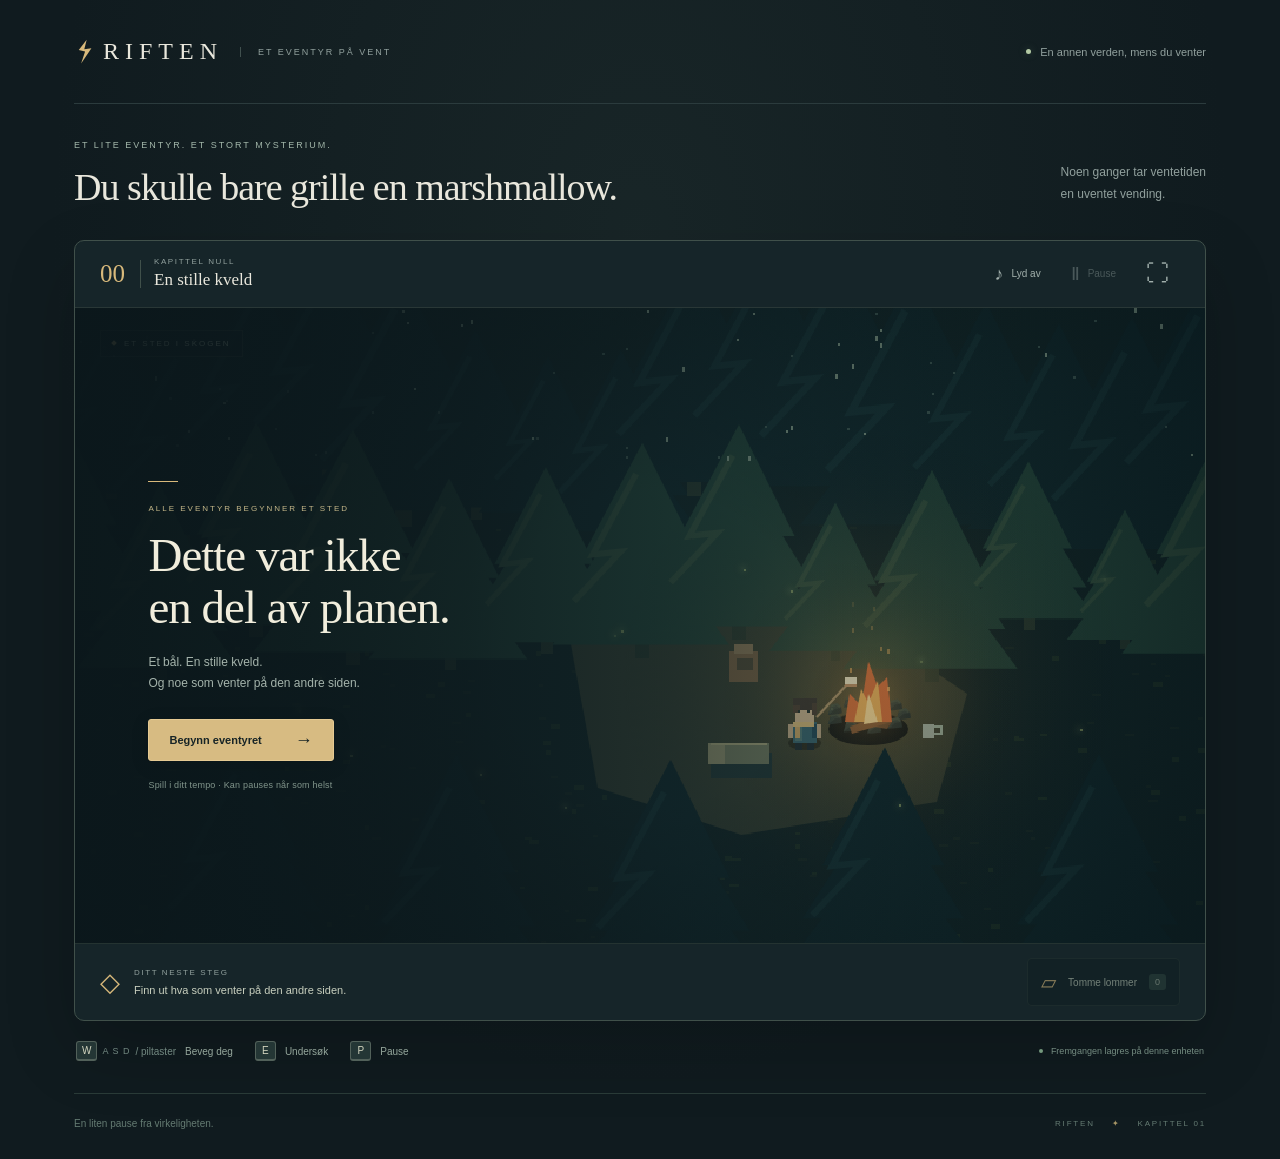
<file: riften/index.html>
<!DOCTYPE html>
<html lang="nb">
<head>
<meta charset="utf-8"><meta name="viewport" content="width=device-width, initial-scale=1, viewport-fit=cover">
<meta name="theme-color" content="#101e22"><meta name="description" content="Et lite eventyr mens du venter. Fra et leirbål til en fremmed verden – og et mystisk bur i en grotte.">
<title>Riften · Et eventyr på vent</title><link rel="stylesheet" href="style.css">
</head>
<body>
<main class="shell">
<header class="masthead"><a class="wordmark" href="./" aria-label="Riften – forsiden"><svg viewBox="0 0 24 32" aria-hidden="true"><path d="M16 1 6 14l8 2-5 15 13-19-9 1Z" fill="currentColor"/></svg>RIFTEN<span>ET EVENTYR PÅ VENT</span></a><div class="waiting"><span class="pulse"></span>En annen verden, mens du venter</div></header>
<section class="heading"><div><p class="eyebrow">ET LITE EVENTYR. ET STORT MYSTERIUM.</p><h1>Du skulle bare grille<br class="mobile-break"> en marshmallow.</h1></div><p class="intro">Noen ganger tar ventetiden<br>en uventet vending.</p></section>
<section class="game" aria-label="Riften – spill" id="game">
<div class="gamebar"><div class="chapter"><span class="chapter-number" id="chapterNumber">00</span><div><span class="micro">KAPITTEL <span id="chapterLabel">NULL</span></span><strong id="chapterTitle">En stille kveld</strong></div></div><div class="toolbar"><button id="sound" aria-pressed="false" title="Slå på lyd"><span aria-hidden="true">♪</span><span id="soundLabel">Lyd av</span></button><button id="pause" disabled title="Pause (P)"><span aria-hidden="true">Ⅱ</span><span id="pauseLabel">Pause</span></button><button id="fullscreen" title="Fullskjerm" aria-label="Fullskjerm">⛶</button></div></div>
<div class="stage" id="stage">
<canvas id="world" width="960" height="540" tabindex="0" aria-label="Spillområde sett ovenfra. Bruk piltaster eller WASD for å gå og E for å undersøke. Brevet ligger utenfor burets høyre side."></canvas>
<div class="scene-label" id="location"><span></span> ET STED I SKOGEN</div>
<div class="welcome" id="welcome"><div class="welcome-copy"><span class="small-rule"></span><p class="eyebrow">ALLE EVENTYR BEGYNNER ET STED</p><h2>Dette var ikke<br>en del av planen.</h2><p>Et bål. En stille kveld.<br>Og noe som venter på den andre siden.</p><button class="gold-button" id="start">Begynn eventyret <span>→</span></button><button class="quiet-button" id="continue" hidden>Fortsett i grotten →</button><span class="welcome-note">Spill i ditt tempo · Kan pauses når som helst</span></div></div>
<div class="cinematic" id="cinematic" hidden><div class="scene-count" id="sceneCount">01 / 04</div><button class="skip" id="skip">Hopp over intro <span>↗</span></button><div class="subtitle"><p id="subtitle"></p><div class="scene-progress"><span id="sceneProgress"></span></div></div></div>
<div class="wake-text" id="wakeText" hidden>Hvor … er jeg?</div>
<div class="interact-wrap" id="interactWrap" hidden><button id="interact"><kbd>E</kbd><span id="interactText">Undersøk</span></button></div>
<div class="pause-screen" id="pauseScreen" hidden><span class="eyebrow">EVENTYRET VENTER PÅ DEG</span><h2>Et lite pusterom.</h2><p>Fortsett når du er klar.</p><button class="gold-button" id="resume">Tilbake til eventyret <span>→</span></button><button class="quiet-button" id="restart">Se åpningen på nytt</button></div>
<div class="fade" id="fade"></div>
<div class="toast" id="toast" role="status" hidden></div>
</div>
<div class="game-footer"><div class="objective"><span class="objective-icon" aria-hidden="true">◇</span><div><span class="micro">DITT NESTE STEG</span><p id="objective">Finn ut hva som venter på den andre siden.</p></div></div><button class="inventory" id="inventory" disabled><span aria-hidden="true">▱</span><span id="inventoryLabel">Tomme lommer</span><span class="inventory-count" id="inventoryCount">0</span></button></div>
<div class="touch-controls" id="touchControls"><div class="dpad"><button data-dir="up" class="up" aria-label="Gå opp">↑</button><button data-dir="left" class="left" aria-label="Gå til venstre">←</button><button data-dir="down" class="down" aria-label="Gå ned">↓</button><button data-dir="right" class="right" aria-label="Gå til høyre">→</button></div><button class="touch-action" id="touchAction" disabled>Undersøk <span>✧</span></button></div>
</section>
<div class="under-game"><div class="controls-legend"><span><kbd>W</kbd><span class="wasd">A S D</span> / piltaster <b>Beveg deg</b></span><span><kbd>E</kbd><b>Undersøk</b></span><span><kbd>P</kbd><b>Pause</b></span></div><span class="save-note"><span></span> Fremgangen lagres på denne enheten</span></div>
<footer class="page-footer"><span>En liten pause fra virkeligheten.</span><span>RIFTEN <i>✦</i> KAPITTEL 01</span></footer>
</main>
<dialog id="letterDialog" class="evidence-dialog" aria-labelledby="letterTitle">
<div class="letter-top"><div><span class="eyebrow">FUNNET VED BURET</span><h2 id="letterTitle">Brevet</h2></div><button id="closeLetter" aria-label="Lukk brevet">×</button></div>
<figure class="letter-evidence" id="letterContent"><div class="letter-photo-frame"><img class="letter-photo" src="assets/brevet.jpeg" width="2048" height="1536" alt="Et revet brev med utydelige, overstrøkne skriblerier. Bare ALONE og ??? kan tydes. Et sølvfarget kjede med et kors ligger oppe til høyre på brevet."></div><figcaption>Du klarer bare å tyde <strong>ALONE</strong> og <strong>???</strong>.</figcaption></figure>
<div class="letter-bottom"><span id="letterNote">Resten av skriften er uleselig.</span><button class="gold-button" id="backToGame">Tilbake til grotten <span>→</span></button></div>
</dialog>
<script src="game.js"></script>
</body></html>
</file>
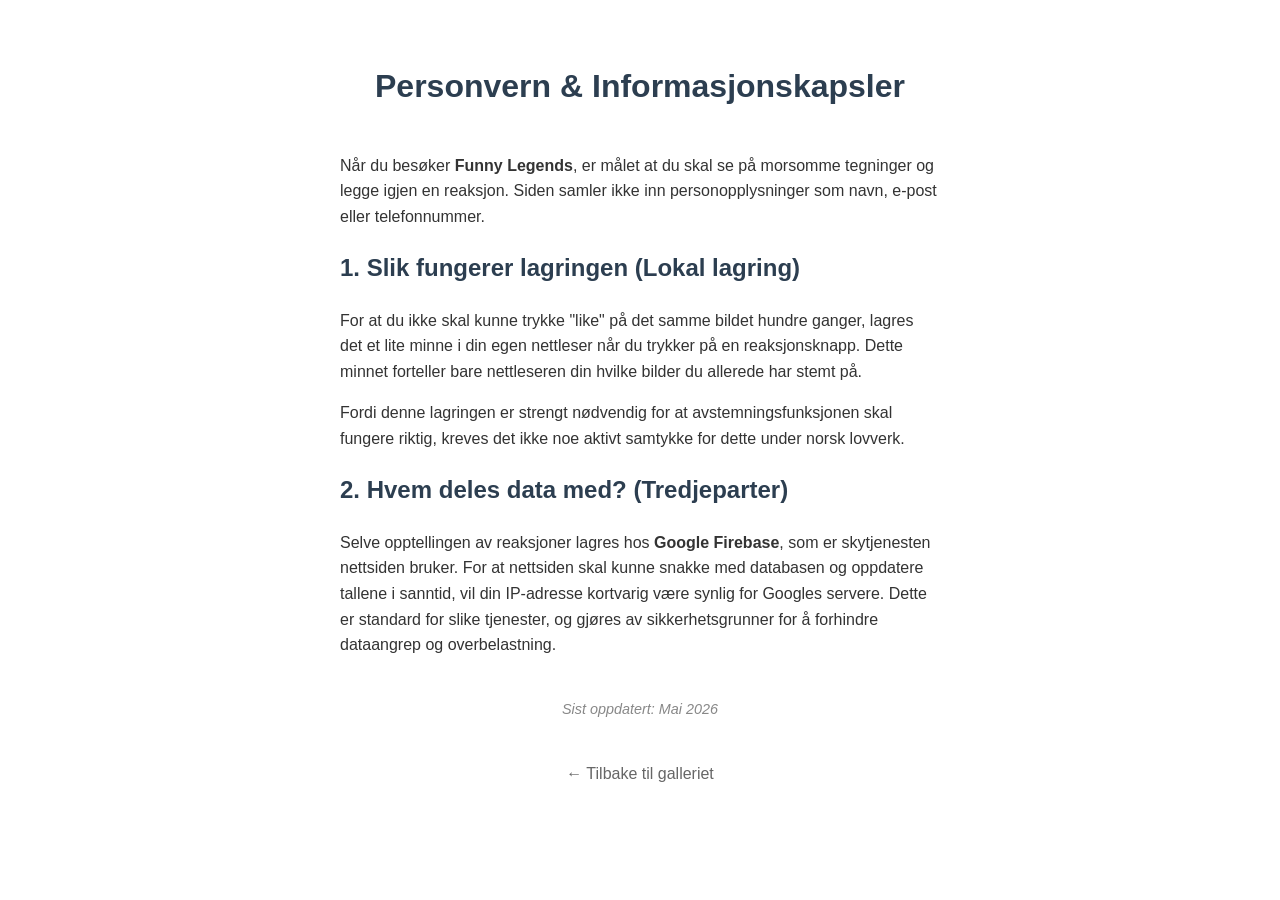
<file: personvern.html>
<!DOCTYPE html>
<html lang="no">
<head>
    <meta charset="UTF-8">
    <meta name="viewport" content="width=device-width, initial-scale=1.0">
    <title>Personvern - Funny Legends</title>
    <style>
        body {
            font-family: 'Segoe UI', Tahoma, Geneva, Verdana, sans-serif;
            background-color: #ffffff3a;
            color: #333;
            margin: 0;
            padding: 40px 20px;
            text-align: left;
            max-width: 600px;
            margin: 0 auto;
            line-height: 1.6;
        }
        h1, h2 { color: #2c3e50; }
        h1 { text-align: center; margin-bottom: 40px; }
        .back-link { display: block; text-align: center; margin-top: 40px; color: #666; text-decoration: none; }
        .back-link:hover { color: #2c3e50; text-decoration: underline; }
    </style>
</head>
<body>

    <h1>Personvern & Informasjonskapsler</h1>
    
    <p>Når du besøker <strong>Funny Legends</strong>, er målet at du skal se på morsomme tegninger og legge igjen en reaksjon. Siden samler ikke inn personopplysninger som navn, e-post eller telefonnummer.</p>

    <h2>1. Slik fungerer lagringen (Lokal lagring)</h2>
    <p>For at du ikke skal kunne trykke "like" på det samme bildet hundre ganger, lagres det et lite minne i din egen nettleser når du trykker på en reaksjonsknapp. Dette minnet forteller bare nettleseren din hvilke bilder du allerede har stemt på.</p>
    <p>Fordi denne lagringen er strengt nødvendig for at avstemningsfunksjonen skal fungere riktig, kreves det ikke noe aktivt samtykke for dette under norsk lovverk.</p>

    <h2>2. Hvem deles data med? (Tredjeparter)</h2>
    <p>Selve opptellingen av reaksjoner lagres hos <strong>Google Firebase</strong>, som er skytjenesten nettsiden bruker. For at nettsiden skal kunne snakke med databasen og oppdatere tallene i sanntid, vil din IP-adresse kortvarig være synlig for Googles servere. Dette er standard for slike tjenester, og gjøres av sikkerhetsgrunner for å forhindre dataangrep og overbelastning.</p>

    <p style="margin-top: 40px; font-size: 0.9em; color: #888; text-align: center;">
        <em>Sist oppdatert: Mai 2026</em>
    </p>

    <a href="index.html" class="back-link">← Tilbake til galleriet</a>

</body>
</html>
</file>
<file: riften/style.css>
:root{--bg:#101b1f;--panel:#162529;--line:#2b3b3d;--text:#e9e7dc;--muted:#91a09d;--gold:#d8b97b;--mint:#a7c3b7;color-scheme:dark}*{box-sizing:border-box}body{margin:0;background:radial-gradient(ellipse at 50% 20%,#23333270,transparent 65%),var(--bg);font-family:Arial,Helvetica,sans-serif;color:var(--text);font-size:14px}.shell{max-width:1220px;margin:auto;padding:0 44px}.masthead{height:104px;display:flex;justify-content:space-between;align-items:center;border-bottom:1px solid var(--line)}.wordmark{display:flex;align-items:center;gap:10px;color:var(--text);text-decoration:none;font-size:24px;letter-spacing:6px;font-family:Georgia,serif}.wordmark svg{width:19px;height:31px;color:var(--gold)}.wordmark>span{border-left:1px solid #40504e;padding-left:17px;margin-left:7px;font:9px Arial,sans-serif;letter-spacing:2px;color:var(--muted)}.waiting{display:flex;gap:9px;align-items:center;font-size:11px;color:var(--muted)}.pulse,.save-note>span{height:5px;width:5px;border-radius:50%;background:#b3caa4;box-shadow:0 0 9px #a1c99c40}.heading{display:flex;align-items:center;justify-content:space-between;padding:36px 0 29px}.eyebrow,.micro{font-size:9px;letter-spacing:2px;color:var(--gold);font-weight:500}.heading .eyebrow{font-size:9px;color:#a3b7aa;margin:0 0 14px}h1{font-family:Georgia,'Times New Roman',serif;font-weight:400;font-size:clamp(26px,3.1vw,38px);letter-spacing:-1px;margin:0;line-height:1.23}.mobile-break{display:none}.intro{font-size:12px;line-height:1.8;color:var(--muted);margin:17px 0 0}.game{overflow:hidden;background:var(--panel);border:1px solid #40504a;border-radius:10px;box-shadow:0 28px 70px #0003}.gamebar{height:67px;display:flex;align-items:center;justify-content:space-between;padding:0 25px;border-bottom:1px solid #53605450}.chapter{display:flex;align-items:center;gap:13px}.chapter-number{font-family:Georgia,serif;font-size:25px;color:var(--gold);border-right:1px solid #40504a;padding-right:15px}.micro{display:block;color:var(--muted);font-size:8px;letter-spacing:1.6px}.chapter strong{font-family:Georgia,serif;font-weight:400;font-size:17px;display:block;margin-top:4px}.toolbar{display:flex;gap:8px}button{font:inherit;color:inherit;cursor:pointer;touch-action:manipulation}button:disabled{opacity:.37;cursor:default}button:focus-visible,a:focus-visible,canvas:focus-visible{outline:2px solid var(--gold);outline-offset:4px}.toolbar button{display:flex;align-items:center;gap:8px;background:transparent;border:1px solid transparent;border-radius:4px;padding:9px 10px;color:#a1afab;font-size:10px}.toolbar button:hover:not(:disabled){background:#ffffff08;border-color:#40504a}.toolbar button>span:first-child{font-size:18px;line-height:1}#fullscreen{font-size:23px}.stage{position:relative;aspect-ratio:16/9;overflow:hidden;background:#0b1419;isolation:isolate}.stage canvas{display:block;width:100%;height:100%;image-rendering:pixelated;outline-offset:-4px}.scene-label{position:absolute;top:22px;left:25px;font-size:8px;letter-spacing:2px;color:#b3c1ad;background:#101c21aa;padding:8px 11px;border:1px solid #6b7d6440;pointer-events:none;display:flex;align-items:center;gap:8px}.scene-label>span{width:4px;height:4px;background:var(--gold);transform:rotate(45deg)}.welcome{position:absolute;inset:0;display:flex;align-items:center;background:linear-gradient(90deg,#0b171bec,#0c181cbb 35%,#0c181c00 85%)}.welcome-copy{padding-left:6.5%;padding-top:20px}.small-rule{width:30px;height:1px;display:block;background:var(--gold);margin-bottom:22px}.welcome .eyebrow{font-size:8px;color:#c4b789}.welcome h2,.pause-screen h2{font:400 clamp(26px,3.8vw,47px)/1.12 Georgia,serif;margin:16px 0;color:#f1eddc;letter-spacing:-1px}.welcome p:not(.eyebrow){line-height:1.8;color:#a4b3ab;font-size:12px;margin:18px 0 24px}.gold-button{background:#d7bb82;border:1px solid #e5ca93;color:#172426;padding:13px 20px;border-radius:3px;display:inline-flex;align-items:center;justify-content:space-between;gap:33px;font-size:11px;font-weight:600;box-shadow:0 4px 18px #0002}.gold-button:hover{background:#ecd29a}.gold-button span{font-size:18px;line-height:.8}.welcome-note{display:block;font-size:9px;color:#81958b;letter-spacing:.2px;margin-top:19px}.quiet-button{display:block;background:transparent;border:0;padding:11px 0 2px;font-size:11px;color:var(--gold)}.quiet-button:hover{text-decoration:underline}.cinematic{position:absolute;inset:0;pointer-events:none}.scene-count{position:absolute;left:25px;top:62px;color:#b5c7b3;font-size:9px;letter-spacing:2px}.skip{position:absolute;right:22px;top:21px;background:#102028bb;color:#bdc6b5;border:1px solid #80947840;border-radius:4px;padding:9px 12px;font-size:10px;pointer-events:auto}.skip span{margin-left:12px;color:var(--gold)}.subtitle{position:absolute;bottom:0;left:0;right:0;background:linear-gradient(transparent,#070f16ec);padding:50px 8% 25px;text-align:center}.subtitle p{font:400 clamp(14px,1.8vw,22px)/1.5 Georgia,serif;text-shadow:0 2px 6px #000;margin:0 0 21px;color:#eee8d2}.scene-progress{height:2px;background:#c4bb8220;width:95px;margin:auto}.scene-progress span{display:block;background:var(--gold);height:2px;width:0}.fade{position:absolute;inset:0;background:#050b0e;opacity:0;pointer-events:none;z-index:5}.wake-text{position:absolute;top:18%;left:0;right:0;text-align:center;font:italic 19px Georgia,serif;text-shadow:0 3px 8px #000;color:#d8e1c7;pointer-events:none;animation:wake 1s ease}@keyframes wake{from{opacity:0;transform:translateY(8px)}to{opacity:1;transform:none}}.interact-wrap{position:absolute;bottom:20px;left:0;right:0;text-align:center;pointer-events:none}.interact-wrap button{background:#102329ee;border:1px solid #b2a56a80;border-radius:5px;font-size:11px;color:#e4d2a8;padding:9px 14px;pointer-events:auto;box-shadow:0 4px 22px #0005}kbd{font-family:Arial,sans-serif;font-size:10px;background:#243635;color:#d2d4bf;border:1px solid #52615a;border-bottom-width:2px;border-radius:3px;padding:3px 5px;display:inline-block;min-width:21px;text-align:center}.interact-wrap kbd{color:#24332b;background:var(--gold);border-color:var(--gold);margin-right:10px;font-weight:bold}.pause-screen{position:absolute;inset:0;background:#0b1a20ed;display:flex;align-items:center;justify-content:center;flex-direction:column;text-align:center;z-index:7;backdrop-filter:blur(5px)}.pause-screen h2{margin:16px 0 10px}.pause-screen p{color:var(--muted);margin:0 0 25px;font-size:12px}.pause-screen .quiet-button{margin-top:10px}.toast{position:absolute;bottom:22px;left:50%;transform:translateX(-50%);width:max-content;max-width:85%;border:1px solid #7a86644a;border-radius:5px;background:#0f2028ed;color:#d4d9c6;padding:13px 20px;font-size:12px;line-height:1.6;text-align:center;box-shadow:0 10px 25px #0004;z-index:8}.game-footer{min-height:77px;display:flex;justify-content:space-between;align-items:center;padding:14px 25px;border-top:1px solid #4c5b4840;gap:16px}.objective{display:flex;align-items:center;gap:14px}.objective-icon{font-size:26px;color:var(--gold)}.objective p{font-size:11px;color:#c8cfbe;margin:7px 0 0}.inventory{display:flex;align-items:center;gap:12px;color:#b2bfae;background:#0b1b1e80;border:1px solid #4c5b484a;border-radius:5px;padding:11px 13px;font-size:10px}.inventory:disabled{opacity:.6}.inventory>span:first-child{font-size:20px;color:var(--gold)}.inventory-count{background:#283d38;border-radius:3px;color:#9ba99a;padding:3px 6px;font-size:9px}.under-game{display:flex;justify-content:space-between;align-items:center;padding:20px 2px;gap:20px}.controls-legend{display:flex;gap:22px;color:#728880;font-size:10px}.controls-legend>span{display:flex;align-items:center;gap:5px}.controls-legend b{font-weight:400;margin-left:4px;color:#95a79c}.wasd{font-size:9px;letter-spacing:1px}.save-note{display:flex;align-items:center;gap:8px;color:#748b80;font-size:9px}.save-note>span{width:4px;height:4px;background:#74997e;box-shadow:none}.page-footer{display:flex;justify-content:space-between;align-items:center;border-top:1px solid #293a37;padding:24px 0 30px;color:#647b72;font-size:10px;margin-top:12px}.page-footer>span:last-child{font-size:8px;letter-spacing:1.8px}.page-footer i{font-style:normal;color:#a99767;padding:0 13px}.touch-controls{display:none;border-top:1px solid var(--line);justify-content:space-between;align-items:center;padding:12px 22px;background:#122126}.dpad{display:grid;grid-template-columns:38px 38px 38px;grid-template-rows:34px 34px;gap:4px}.dpad button{background:#243835;border:1px solid #496055;border-radius:4px;font-size:20px;touch-action:none;user-select:none}.up{grid-column:2}.left{grid-row:2;grid-column:1}.down{grid-row:2;grid-column:2}.right{grid-row:2;grid-column:3}.dpad button:active,.dpad .held{background:#768c69}.touch-action{border:1px solid #9f9160;background:#d4bc82;color:#1c302d;font-size:11px;padding:15px;border-radius:4px}.touch-action span{padding-left:12px}dialog{width:580px;max-width:calc(100vw - 24px);max-height:90dvh;background:#14272a;border:1px solid #8a916b;border-radius:9px;padding:0;color:var(--text);box-shadow:0 20px 100px #0009}dialog::backdrop{background:#060e14cd;backdrop-filter:blur(5px)}.letter-top{padding:16px 22px;display:flex;justify-content:space-between;align-items:center}.letter-top button{background:none;border:0;font-size:25px;color:#aabdac;padding:0 6px}.paper{background:radial-gradient(ellipse at 20% 30%,#faf0d6,#dfd2af);padding:24px 48px 22px;color:#3f483b;margin:0 17px;box-shadow:inset 0 0 55px #ad874b33;border-radius:2px}.paper-symbol{text-align:center;font-size:30px;color:#8f9268}.paper-kicker{text-align:center;font-size:8px;letter-spacing:2.5px;margin:15px 0}.paper h2{font:400 28px/1.2 Georgia,serif;text-align:center;margin:15px 0}.ink-divider{height:1px;background:#8b936330;max-width:80px;margin:22px auto}.paper p:not(.paper-kicker){font:15px/1.75 Georgia,serif}.placeholder{border:1px dashed #93956e88;padding:15px 20px;margin-top:25px;background:#c7c39e22}.placeholder>span{font:8px Arial,sans-serif;letter-spacing:2px;color:#707858}.placeholder p{font-size:13px!important;margin:8px 0 0}.paper-end{text-align:center;color:#8b9163;margin-top:23px;font:16px Georgia,serif}.letter-bottom{padding:20px 22px;display:flex;align-items:center;justify-content:space-between;gap:15px}.letter-bottom>span{font-size:10px;color:#91a89a}.letter-bottom .gold-button{font-size:10px;padding:12px;gap:17px}[hidden]{display:none!important}.game:fullscreen{max-width:none;width:100%;height:100%;display:flex;flex-direction:column;border-radius:0}.game:fullscreen .stage{flex:1;min-height:0;aspect-ratio:auto}.game:fullscreen canvas{object-fit:contain}.game:fullscreen .touch-controls{flex-shrink:0}
@media(pointer:coarse){.touch-controls{display:flex}.controls-legend{display:none}.under-game{justify-content:center}}
@media(max-width:760px){.touch-controls{display:flex}.controls-legend{display:none}.under-game{justify-content:center}.controls-legend+.save-note{display:flex}.shell{padding:0 18px}.masthead{height:80px}.wordmark{font-size:21px;letter-spacing:4px}.wordmark>span{font-size:7px;letter-spacing:1px;padding-left:10px}.waiting{display:none}.heading{padding:27px 0 23px}.heading h1{font-size:30px}.intro{display:none}.heading .eyebrow{font-size:8px;letter-spacing:1.5px}.mobile-break{display:block}.gamebar{height:59px;padding:0 14px}.toolbar{gap:0}.toolbar button{padding:8px}.toolbar button span:last-child{display:none}.chapter strong{font-size:15px}.chapter-number{font-size:22px}.stage{aspect-ratio:4/3}.stage canvas{object-fit:cover;width:100%;height:100%}.welcome-copy{padding-left:7%;padding-top:26px}.welcome h2{font-size:32px}.welcome .eyebrow{font-size:6px;letter-spacing:1.3px}.welcome p:not(.eyebrow){font-size:10px;margin:14px 0 19px}.welcome-note{font-size:7px}.small-rule{margin-bottom:14px}.scene-label{top:13px;left:14px;font-size:6px;padding:7px 9px;letter-spacing:1.5px}.game-footer{padding:15px 14px;min-height:86px;align-items:center;gap:10px}.objective{gap:9px}.objective p{font-size:10px;line-height:1.6;max-width:230px;margin-top:5px}.inventory{padding:8px;font-size:9px;gap:7px}.inventory>span:first-child{font-size:17px}.inventory-count{display:none}.under-game{padding:16px 0}.controls-legend{gap:13px}.controls-legend>span{font-size:8px}.controls-legend .wasd{display:none}.save-note{font-size:8px}.controls-legend+.save-note{display:none}.page-footer{font-size:8px;margin-top:5px;padding:21px 0}.page-footer>span:last-child{font-size:6px;letter-spacing:1px}.page-footer i{padding:0 6px}.subtitle{padding:35px 7% 20px}.subtitle p{font-size:14px;margin-bottom:15px}.scene-count{left:14px;top:49px;font-size:7px}.skip{font-size:8px;padding:7px 9px;right:14px;top:13px}.pause-screen h2{font-size:32px}.pause-screen .eyebrow{font-size:7px}.toast{font-size:10px;padding:10px 13px}.paper{padding:20px 25px}.paper h2{font-size:25px}.letter-bottom{flex-wrap:wrap}.letter-bottom>span{font-size:9px}.gold-button{padding:12px 15px;font-size:10px;gap:23px}}
@media(max-width:430px){.shell{padding:0 12px}.wordmark>span{font-size:6px}.game-footer .inventory>span:nth-child(2){max-width:55px;line-height:1.6}.objective p{max-width:190px}.stage{aspect-ratio:1.12}.welcome h2{font-size:29px}.welcome-copy{padding-left:6%}.welcome-note{font-size:6.5px}.toolbar button{padding:7px}.chapter{gap:9px}.chapter-number{padding-right:10px}.page-footer>span:last-child{letter-spacing:.6px}.controls-legend{gap:9px}.touch-controls{padding:10px 15px}.game-footer .micro{font-size:7px}.welcome .gold-button{font-size:10px}.save-note{font-size:7px}}
@media(prefers-reduced-motion:reduce){*{animation:none!important;scroll-behavior:auto!important}}

/* Original letter photograph, turned upright without changing its contents. */
.evidence-dialog{width:640px;max-height:90dvh;overflow:auto;background:#0e1b20}
.evidence-dialog .letter-top{padding:15px 21px 12px;align-items:center}
.evidence-dialog h2{font:400 22px Georgia,serif;letter-spacing:.2px;margin:7px 0 0}
.letter-evidence{margin:0 17px}
.letter-photo-frame{position:relative;aspect-ratio:3/4;width:min(100%,calc((90dvh - 200px)*.75));margin:0 auto;overflow:hidden;background:#040606;border:1px solid #85917c40;border-radius:3px}
.letter-photo{display:block;position:absolute;left:50%;top:50%;width:133.333333%;height:75%;max-width:none;object-fit:contain;transform:translate(-50%,-50%) rotate(90deg);image-rendering:auto}
.letter-evidence figcaption{text-align:center;font:11px/1.6 Georgia,serif;color:#9eafa2;padding:11px 0 0}
.letter-evidence figcaption strong{color:#d4cba7;font-weight:400;letter-spacing:1px}
.evidence-dialog .letter-bottom{padding:14px 20px 17px;flex-wrap:nowrap}
@media(max-width:430px){.evidence-dialog .letter-top{padding:13px 15px 10px}.letter-evidence{margin:0 10px}.evidence-dialog .letter-bottom{padding:12px 14px 14px;gap:10px}.evidence-dialog .letter-bottom>span{max-width:100px;line-height:1.5;font-size:8px}.evidence-dialog .letter-bottom .gold-button{font-size:9px;gap:10px}.letter-evidence figcaption{font-size:10px}.evidence-dialog h2{font-size:20px}}
</file>
